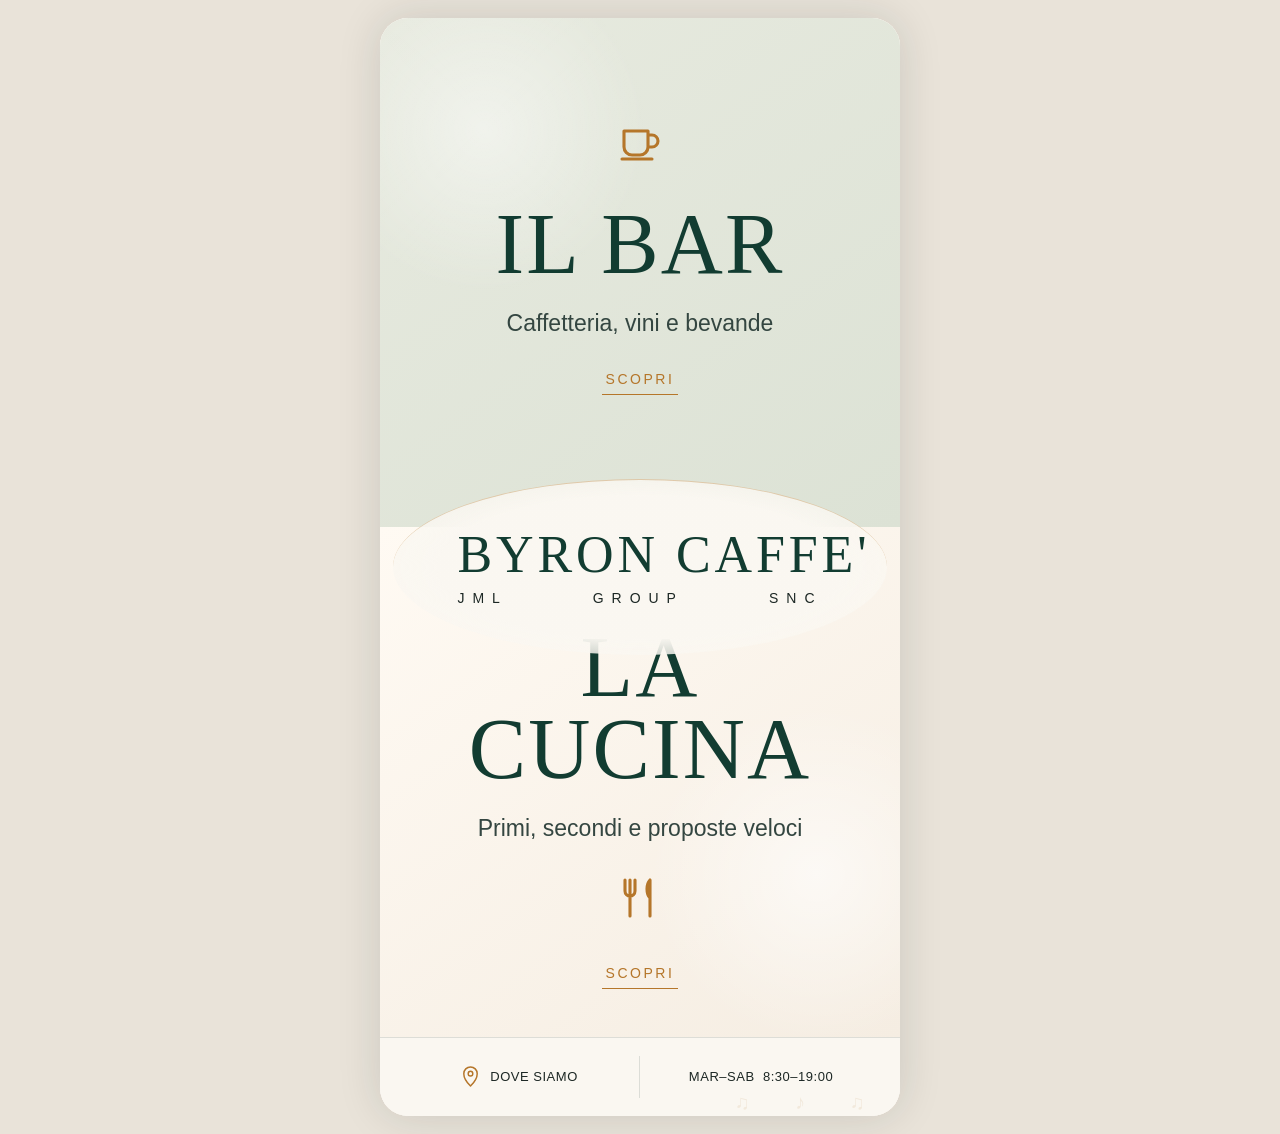
<file: index.html>
<!DOCTYPE html>
<html lang="it">
<head>
    <meta charset="UTF-8">
    <meta name="viewport" content="width=device-width, initial-scale=1, viewport-fit=cover">
    <meta name="theme-color" content="#f8f4ed">
    <meta name="description" content="Menù digitale BYRON CAFFE' — JML GROUP SNC">
    <title>BYRON CAFFE' | Menù</title>
    <link rel="stylesheet" href="style.css?v=20260821-secondi5">
</head>
<body>
    <div class="app-shell">
        <main id="home" class="view home-view" aria-live="polite"></main>
        <main id="section-menu" class="view hidden" aria-live="polite"></main>
        <main id="products" class="view hidden" aria-live="polite"></main>
        <main id="contact" class="view hidden" aria-live="polite"></main>
    </div>

    <div id="menu-overlay" class="menu-overlay hidden" aria-hidden="true">
        <button class="menu-backdrop" data-close-menu aria-label="Chiudi il menù"></button>
        <nav class="menu-drawer" aria-label="Navigazione principale">
            <button class="drawer-close" data-close-menu aria-label="Chiudi">×</button>
            <div class="drawer-brand">
                <strong>BYRON CAFFE'</strong>
                <span>JML GROUP SNC</span>
            </div>
            <button data-destination="home">HOME</button>
            <button data-destination="bar">IL BAR</button>
            <button data-destination="cucina">LA CUCINA</button>
            <button data-destination="dove-siamo">DOVE SIAMO</button>
        </nav>
    </div>

    <script src="script.js?v=20260821-secondi5"></script>
</body>
</html>
</file>
<file: style.css>
* {
    box-sizing: border-box;
    margin: 0;
    padding: 0;
}

:root {
    --ivory: #faf7f1;
    --ivory-deep: #f3ede3;
    --paper: #fffdf9;
    --forest: #123c31;
    --forest-soft: #31584c;
    --sage: #dfe4d7;
    --sage-deep: #cfd8c7;
    --champagne: #b5762a;
    --ink: #1c2724;
    --muted: #606965;
    --line: rgba(46, 67, 59, .14);
    --shadow: 0 8px 24px rgba(35, 48, 43, .10);
    --serif: Georgia, "Times New Roman", serif;
    --sans: Arial, Helvetica, sans-serif;
}

html {
    min-height: 100%;
    background: #e9e3d9;
    scroll-behavior: smooth;
}

body {
    min-height: 100vh;
    overflow-x: hidden;
    background: #e9e3d9;
    color: var(--ink);
    font-family: var(--serif);
    -webkit-font-smoothing: antialiased;
}

button,
a {
    color: inherit;
    font: inherit;
}

button {
    cursor: pointer;
}

a {
    text-decoration: none;
}

svg {
    width: 1em;
    height: 1em;
    overflow: visible;
    fill: none;
    stroke: currentColor;
    stroke-linecap: round;
    stroke-linejoin: round;
    stroke-width: 1.55;
}

.hidden {
    display: none !important;
}

.sr-only {
    position: absolute;
    width: 1px;
    height: 1px;
    overflow: hidden;
    clip: rect(0, 0, 0, 0);
    clip-path: inset(50%);
    white-space: nowrap;
}

.app-shell {
    width: 100%;
    max-width: 520px;
    min-height: 100svh;
    margin: 0 auto;
    background: var(--ivory);
    box-shadow: 0 0 44px rgba(24, 38, 33, .14);
}

.view {
    min-height: 100svh;
}

/* Brand testuale */

.brand {
    position: relative;
    display: flex;
    align-items: center;
    justify-content: center;
    min-height: 112px;
    padding: 24px 72px 18px 24px;
    background: rgba(250, 247, 241, .96);
}

.brand-lockup {
    width: min(100%, 335px);
    display: flex;
    flex-direction: column;
    align-items: stretch;
    color: var(--forest);
    text-align: center;
}

.brand-lockup strong {
    white-space: nowrap;
    font-family: var(--serif);
    font-size: clamp(28px, 7.2vw, 42px);
    font-weight: normal;
    line-height: 1;
    letter-spacing: .075em;
}

.brand-lockup span {
    display: block;
    margin-top: 10px;
    color: var(--ink);
    font-family: var(--sans);
    font-size: clamp(9px, 2.5vw, 13px);
    line-height: 1;
    letter-spacing: .57em;
    text-align: justify;
    text-align-last: justify;
    white-space: nowrap;
}

.menu-toggle {
    position: absolute;
    top: 50%;
    right: 24px;
    width: 40px;
    height: 40px;
    display: grid;
    align-content: center;
    gap: 6px;
    border: 0;
    background: transparent;
    transform: translateY(-50%);
}

.menu-toggle i {
    width: 28px;
    height: 1.5px;
    display: block;
    margin-left: auto;
    background: var(--champagne);
}

/* Home */

.home-view {
    position: relative;
    min-height: 100svh;
    display: grid;
    grid-template-rows: minmax(315px, 1fr) minmax(315px, 1fr) auto;
    overflow: hidden;
    background: var(--ivory);
}

.home-half {
    display: flex;
    flex-direction: column;
    align-items: center;
    justify-content: center;
    padding: 48px 26px;
    color: var(--forest);
    text-align: center;
    outline: none;
    transition: filter .2s ease;
}

.home-half:active {
    filter: brightness(.97);
}

.home-bar {
    padding-bottom: 82px;
    background:
        radial-gradient(circle at 20% 22%, rgba(255,255,255,.45), transparent 28%),
        linear-gradient(145deg, #e7eadf 0%, #dce2d5 100%);
}

.home-kitchen {
    padding-top: 100px;
    background:
        radial-gradient(circle at 84% 68%, rgba(255,255,255,.6), transparent 30%),
        linear-gradient(145deg, #fffaf3 0%, #f5ede2 100%);
}

.home-half h1 {
    font-size: clamp(56px, 15vw, 86px);
    font-weight: normal;
    line-height: .95;
    letter-spacing: .025em;
}

.home-half p {
    margin-top: 22px;
    color: #344641;
    font-family: var(--sans);
    font-size: clamp(17px, 4.7vw, 23px);
    line-height: 1.35;
}

.home-icon {
    margin-bottom: 28px;
    color: var(--champagne);
    font-size: 48px;
}

.home-kitchen .home-icon {
    order: 3;
    margin: 30px 0 0;
}

.home-cta {
    margin-top: 32px;
    border-bottom: 1px solid var(--champagne);
    padding: 0 4px 7px;
    color: var(--champagne);
    font-family: var(--sans);
    font-size: 14px;
    letter-spacing: .18em;
}

.home-kitchen .home-cta {
    order: 4;
}

.home-brand {
    position: absolute;
    z-index: 4;
    top: 50%;
    left: 50%;
    width: min(88%, 410px);
    transform: translate(-50%, -50%);
}

.home-brand::before {
    content: "";
    position: absolute;
    z-index: -1;
    inset: -40px -42px;
    border-top: 1px solid rgba(181, 118, 42, .35);
    border-radius: 50%;
    background: radial-gradient(ellipse at center, rgba(250,247,241,.99) 0 58%, rgba(250,247,241,.82) 72%, transparent 73%);
}

.home-brand .brand {
    min-height: 0;
    padding: 10px 20px;
    background: transparent;
}

.home-brand .brand-lockup {
    width: min(100%, 365px);
}

.home-brand .brand-lockup strong {
    font-size: clamp(36px, 9.4vw, 52px);
}

.home-brand .brand-lockup span {
    font-size: clamp(10px, 2.75vw, 14px);
}

.home-utility {
    position: relative;
    display: grid;
    grid-template-columns: 1fr 1fr;
    border-top: 1px solid var(--line);
    padding: 18px 18px calc(18px + env(safe-area-inset-bottom));
    background: var(--ivory);
    color: var(--ink);
    font-family: var(--sans);
    font-size: 13px;
}

.home-utility::after {
    content: "♫  ♪  ♫";
    position: absolute;
    right: 15px;
    bottom: 2px;
    color: rgba(181, 118, 42, .10);
    font-family: var(--serif);
    font-size: 20px;
    letter-spacing: 20px;
}

.home-utility button,
.utility-hours {
    min-height: 42px;
    display: flex;
    align-items: center;
    justify-content: center;
    gap: 8px;
    border: 0;
    background: transparent;
    letter-spacing: .04em;
}

.home-utility button {
    border-right: 1px solid var(--line);
}

.home-utility svg {
    color: var(--champagne);
    font-size: 23px;
}

/* Indici */

.index-page,
.products-page,
.contact-page {
    background: var(--ivory);
}

.section-intro {
    padding: 54px 24px 34px;
    text-align: center;
}

.section-icon {
    margin-bottom: 18px;
    color: var(--champagne);
    font-size: 46px;
}

.section-intro h1,
.category-heading h1 {
    color: var(--forest);
    font-size: clamp(45px, 12vw, 68px);
    font-weight: normal;
    line-height: 1;
    letter-spacing: .035em;
}

.section-intro p {
    margin-top: 14px;
    color: var(--muted);
    font-family: var(--sans);
    font-size: 17px;
}

.section-links {
    display: grid;
    gap: 12px;
    padding: 0 20px 38px;
}

.section-links button {
    min-height: 78px;
    display: flex;
    align-items: center;
    justify-content: space-between;
    border: 1px solid var(--line);
    border-radius: 20px;
    padding: 16px 20px;
    background: var(--paper);
    color: var(--forest);
    box-shadow: 0 5px 15px rgba(35, 48, 43, .06);
    text-align: left;
}

.section-links span {
    font-size: clamp(21px, 5.5vw, 29px);
}

.section-links i {
    color: var(--champagne);
    font-family: var(--sans);
    font-size: 28px;
    font-style: normal;
}

/* Categorie */

.category-tabs {
    display: flex;
    overflow-x: auto;
    border-top: 1px solid rgba(46, 67, 59, .06);
    border-bottom: 1px solid var(--line);
    padding: 0 14px;
    background: rgba(250, 247, 241, .97);
    scrollbar-width: none;
}

.category-tabs::-webkit-scrollbar {
    display: none;
}

.category-tabs button {
    position: relative;
    flex: 1 0 auto;
    border: 0;
    padding: 17px 14px 16px;
    background: transparent;
    color: #34413d;
    font-family: var(--sans);
    font-size: 12px;
    letter-spacing: .025em;
    white-space: nowrap;
}

.category-tabs button.active {
    color: var(--forest);
    font-weight: bold;
}

.category-tabs button.active::after {
    content: "";
    position: absolute;
    right: 12px;
    bottom: 0;
    left: 12px;
    height: 3px;
    background: var(--champagne);
}

.category-heading {
    padding: 34px 18px 30px;
    text-align: center;
}

.category-heading .ornament {
    width: min(72%, 260px);
    height: 1px;
    display: block;
    margin: 0 auto 27px;
    background: linear-gradient(90deg, transparent, rgba(181,118,42,.5), transparent);
}

.category-heading h1 {
    font-size: clamp(42px, 11vw, 64px);
}

.category-heading i {
    position: relative;
    width: 70px;
    height: 1px;
    display: block;
    margin: 24px auto 0;
    background: var(--champagne);
}

.category-heading i::after {
    content: "";
    position: absolute;
    top: 50%;
    left: 50%;
    width: 6px;
    height: 6px;
    border: 3px solid var(--ivory);
    background: var(--champagne);
    transform: translate(-50%, -50%) rotate(45deg);
}

.products-list {
    padding: 0 16px 26px;
}

/* Voci senza fotografie */

.text-products {
    display: grid;
    gap: 11px;
}

.text-product-card {
    min-height: 76px;
    display: flex;
    align-items: center;
    justify-content: space-between;
    gap: 18px;
    border: 1px solid rgba(46, 67, 59, .11);
    border-radius: 17px;
    padding: 17px 20px;
    background: rgba(255,253,249,.92);
    box-shadow: 0 5px 15px rgba(35, 48, 43, .06);
}

.text-product-card h2 {
    color: var(--ink);
    font-size: clamp(17px, 4.7vw, 22px);
    font-weight: normal;
    line-height: 1.2;
}

.text-product-card strong {
    flex: 0 0 auto;
    color: var(--ink);
    font-size: clamp(17px, 4.7vw, 22px);
    font-weight: normal;
    white-space: nowrap;
}

/* Card fotografiche */

.food-products,
.panini-list {
    display: grid;
    gap: 16px;
}

.food-card {
    position: relative;
    min-height: 270px;
    overflow: hidden;
    border: 1px solid rgba(46, 67, 59, .12);
    border-radius: 22px;
    background: var(--paper);
    box-shadow: var(--shadow);
    isolation: isolate;
}

.food-photo {
    position: absolute;
    z-index: 0;
    inset: 0 0 0 31%;
    overflow: hidden;
}

.food-photo img {
    width: 100%;
    height: 100%;
    display: block;
    object-fit: cover;
    object-position: center 66%;
}

.food-blur {
    display: none;
}

.food-fade {
    position: absolute;
    z-index: 1;
    inset: 0;
    background: linear-gradient(90deg, var(--paper) 0%, var(--paper) 35%, rgba(255,253,249,.97) 42%, rgba(255,253,249,.66) 50%, rgba(255,253,249,0) 61%);
    pointer-events: none;
}

.food-copy {
    position: relative;
    z-index: 2;
    width: 46%;
    min-height: 270px;
    display: flex;
    flex-direction: column;
    justify-content: center;
    padding: 24px 8px 24px 20px;
}

.food-copy h2 {
    color: var(--forest);
    font-size: clamp(22px, 6vw, 31px);
    font-weight: normal;
    line-height: 1.12;
    text-transform: uppercase;
}

.food-copy h2::after {
    content: "";
    width: 50px;
    height: 1px;
    display: block;
    margin-top: 17px;
    background: var(--champagne);
}

.food-copy p {
    margin-top: 16px;
    color: #3f4946;
    font-family: var(--sans);
    font-size: 13px;
    line-height: 1.45;
}

.food-copy strong {
    margin-top: 18px;
    color: var(--champagne);
    font-size: 20px;
    font-weight: normal;
}

.food-card.no-image {
    min-height: 110px;
}

.food-card.no-image .food-copy {
    width: 100%;
    min-height: 110px;
}

/* Secondi: card raster definitive, senza sovrapposizioni responsive */

.secondi-products {
    display: grid;
    gap: 18px;
}

.secondi-composite-card {
    position: relative;
    overflow: hidden;
    border: 1px solid rgba(46, 67, 59, .12);
    border-radius: 22px;
    background: var(--paper);
    box-shadow: var(--shadow);
}

.secondi-composite-card img {
    width: 100%;
    height: auto;
    display: block;
}

/* Panini */

.variants-card {
    margin: 0 16px 22px;
    border: 1px solid rgba(46, 67, 59, .12);
    border-radius: 20px;
    padding: 15px 20px 10px;
    background: var(--paper);
    box-shadow: 0 6px 18px rgba(35,48,43,.07);
    font-family: var(--sans);
}

.variants-card h2 {
    margin-bottom: 8px;
    color: var(--champagne);
    font-size: 14px;
    font-weight: normal;
    letter-spacing: .08em;
    text-align: center;
}

.variants-card div {
    min-height: 42px;
    display: flex;
    align-items: center;
    justify-content: space-between;
    gap: 15px;
    border-top: 1px solid rgba(181,118,42,.20);
    font-size: 13px;
}

.variants-card strong {
    font-weight: normal;
    text-align: right;
}

.panino-card {
    position: relative;
    min-height: 335px;
    overflow: hidden;
    border: 1px solid rgba(46, 67, 59, .12);
    border-radius: 22px;
    background: var(--paper);
    box-shadow: var(--shadow);
    isolation: isolate;
}

.panino-stage {
    position: absolute;
    z-index: 0;
    inset: 0 0 0 30%;
    overflow: hidden;
    background:
        repeating-linear-gradient(87deg, rgba(75,48,28,.14) 0 2px, transparent 2px 78px),
        linear-gradient(8deg, rgba(57,36,21,.12), transparent 35%),
        linear-gradient(90deg, #c39a6a 0%, #91643d 100%);
}

.panino-stage::before {
    content: "";
    position: absolute;
    z-index: 0;
    right: -5%;
    bottom: 7%;
    width: 88%;
    height: 45%;
    border: 7px solid #3e554e;
    border-radius: 50%;
    background:
        radial-gradient(circle at 50% 45%, rgba(255,255,255,.14) 0 1px, transparent 2px) 0 0/8px 8px,
        radial-gradient(ellipse, #728a80 0%, #587169 68%, #3b514a 100%);
    box-shadow: 0 12px 16px rgba(25,28,25,.24);
    transform: perspective(440px) rotateX(62deg);
}

.panino-stage img {
    position: absolute;
    z-index: 2;
    right: -3%;
    bottom: 12%;
    width: 89%;
    height: 72%;
    object-fit: contain;
    filter: drop-shadow(0 12px 9px rgba(31,25,19,.30));
}

.panino-fade {
    position: absolute;
    z-index: 1;
    inset: 0;
    background: linear-gradient(90deg, var(--paper) 0%, var(--paper) 37%, rgba(255,253,249,.97) 43%, rgba(255,253,249,.62) 50%, transparent 60%);
}

.panino-copy {
    position: relative;
    z-index: 3;
    width: 48%;
    min-height: 335px;
    display: flex;
    flex-direction: column;
    justify-content: center;
    padding: 22px 6px 22px 18px;
}

.panino-copy > span {
    color: var(--champagne);
    font-size: 11px;
    letter-spacing: .09em;
}

.panino-copy h2 {
    margin-top: 11px;
    color: var(--forest);
    font-size: clamp(22px, 5.8vw, 30px);
    font-weight: normal;
    line-height: 1.02;
}

.panino-copy em {
    margin-top: 13px;
    color: #303b37;
    font-size: 12px;
    line-height: 1.4;
}

.panino-copy i {
    width: 72px;
    height: 1px;
    display: block;
    margin: 16px 0;
    background: var(--champagne);
}

.panino-copy p {
    color: #303b37;
    font-size: 13px;
    line-height: 1.4;
}

.panino-copy strong {
    margin-top: 13px;
    color: var(--ink);
    font-size: 20px;
    font-weight: normal;
}

/* Nota fornitori */

.supplier-note {
    display: grid;
    grid-template-columns: auto 1fr;
    gap: 15px;
    margin: 0 16px 28px;
    border: 1px solid rgba(46, 67, 59, .12);
    border-radius: 22px;
    padding: 22px 20px;
    background: var(--paper);
    box-shadow: 0 5px 16px rgba(35,48,43,.06);
    text-align: center;
}

.quality-icon {
    width: 32px;
    height: 32px;
    display: grid;
    place-items: center;
    border: 1px solid var(--champagne);
    border-radius: 50%;
    color: var(--champagne);
    font-family: var(--sans);
}

.supplier-note h2 {
    color: var(--champagne);
    font-family: var(--sans);
    font-size: 14px;
    font-weight: normal;
    letter-spacing: .08em;
}

.supplier-note p {
    margin-top: 10px;
    color: #3f4946;
    font-family: var(--sans);
    font-size: 13px;
    line-height: 1.55;
}

/* Dove siamo */

.contact-page .view,
.contact-page #contact {
    padding-bottom: 0;
}

.contact-heading {
    padding-top: 24px;
}

.map-card,
.hours-card,
.group-locations {
    margin: 0 16px 24px;
    overflow: hidden;
    border: 1px solid rgba(46, 67, 59, .12);
    border-radius: 22px;
    background: var(--paper);
    box-shadow: var(--shadow);
}

.map-card {
    min-height: 245px;
    display: grid;
    grid-template-columns: 48% 52%;
}

.map-art {
    position: relative;
    overflow: hidden;
    background:
        linear-gradient(30deg, transparent 46%, rgba(255,255,255,.95) 47% 53%, transparent 54%),
        linear-gradient(110deg, transparent 43%, rgba(255,255,255,.95) 44% 51%, transparent 52%),
        linear-gradient(160deg, transparent 42%, rgba(255,255,255,.95) 43% 50%, transparent 51%),
        #dde3d6;
}

.map-art::after {
    content: "";
    position: absolute;
    inset: 16% 8%;
    border: 1px solid rgba(49,88,76,.18);
    transform: rotate(18deg);
}

.map-art span {
    position: absolute;
    z-index: 2;
    top: 48%;
    left: 50%;
    color: var(--forest);
    font-size: 53px;
    transform: translate(-50%, -50%);
}

.map-copy {
    display: flex;
    flex-direction: column;
    justify-content: center;
    padding: 22px;
}

.map-copy address {
    color: var(--forest);
    font-size: clamp(17px, 4.8vw, 23px);
    font-style: normal;
    line-height: 1.5;
}

.map-copy a {
    margin-top: 24px;
    border: 1px solid var(--champagne);
    border-radius: 10px;
    padding: 13px 8px;
    color: var(--champagne);
    font-family: var(--sans);
    font-size: 12px;
    letter-spacing: .08em;
    text-align: center;
}

.contact-section {
    margin: 0 16px 24px;
}

.contact-section > h2,
.hours-card > h2,
.group-locations > h2 {
    color: var(--forest);
    font-size: clamp(28px, 7.5vw, 38px);
    font-weight: normal;
    letter-spacing: .035em;
    text-align: center;
}

.contact-actions {
    display: grid;
    grid-template-columns: repeat(2, 1fr);
    gap: 10px;
    margin-top: 16px;
}

.contact-actions a {
    min-height: 112px;
    display: flex;
    flex-direction: column;
    align-items: center;
    justify-content: center;
    gap: 13px;
    border: 1px solid rgba(46, 67, 59, .12);
    border-radius: 18px;
    background: var(--paper);
    box-shadow: 0 5px 15px rgba(35,48,43,.06);
    font-family: var(--sans);
    font-size: 11px;
    letter-spacing: .05em;
}

.contact-actions svg {
    color: var(--champagne);
    font-size: 34px;
}

.hours-card,
.group-locations {
    padding: 22px 20px;
}

.hours-table {
    margin-top: 16px;
}

.hours-table div {
    min-height: 38px;
    display: flex;
    align-items: center;
    justify-content: space-between;
    gap: 18px;
    border-top: 1px solid var(--line);
    font-family: var(--sans);
    font-size: 13px;
}

.hours-table strong {
    font-weight: normal;
}

.group-locations > p {
    margin: 12px 0 16px;
    color: var(--muted);
    font-size: 14px;
    line-height: 1.45;
    text-align: center;
}

.group-locations > a {
    min-height: 48px;
    display: grid;
    grid-template-columns: 24px 1fr 14px;
    align-items: center;
    gap: 10px;
    border-top: 1px solid var(--line);
    color: #303b37;
    font-size: 13px;
}

.group-locations svg {
    color: var(--champagne);
    font-size: 22px;
}

.group-locations b {
    color: var(--champagne);
    font-family: var(--sans);
    font-size: 22px;
    font-weight: normal;
}

/* Navigazione inferiore */

.bottom-nav {
    position: sticky;
    z-index: 20;
    bottom: 0;
    display: grid;
    grid-template-columns: repeat(4, 1fr);
    border-top: 1px solid var(--line);
    padding: 10px 4px calc(9px + env(safe-area-inset-bottom));
    background: rgba(250,247,241,.96);
    box-shadow: 0 -8px 18px rgba(35,48,43,.05);
    backdrop-filter: blur(12px);
}

.bottom-nav button {
    min-height: 54px;
    display: flex;
    flex-direction: column;
    align-items: center;
    justify-content: center;
    gap: 5px;
    border: 0;
    border-left: 1px solid var(--line);
    background: transparent;
    color: #27332f;
    font-family: var(--sans);
    font-size: 9px;
}

.bottom-nav button:first-child {
    border-left: 0;
}

.bottom-nav button.active {
    color: var(--champagne);
}

.bottom-nav svg {
    font-size: 25px;
}

/* Drawer */

.menu-overlay {
    position: fixed;
    z-index: 100;
    inset: 0;
}

.menu-backdrop {
    position: absolute;
    inset: 0;
    width: 100%;
    border: 0;
    background: rgba(16,31,26,.45);
    backdrop-filter: blur(4px);
}

.menu-drawer {
    position: absolute;
    top: 0;
    right: 0;
    width: min(84vw, 360px);
    height: 100%;
    display: flex;
    flex-direction: column;
    padding: 82px 28px 28px;
    background: var(--ivory);
    box-shadow: -12px 0 34px rgba(20,35,30,.18);
}

.drawer-close {
    position: absolute;
    top: 22px;
    right: 24px;
    border: 0;
    background: transparent;
    color: var(--champagne);
    font-family: var(--sans);
    font-size: 36px;
    font-weight: 200;
}

.drawer-brand {
    display: flex;
    flex-direction: column;
    margin-bottom: 34px;
    color: var(--forest);
}

.drawer-brand strong {
    font-size: 28px;
    font-weight: normal;
}

.drawer-brand span {
    margin-top: 8px;
    font-family: var(--sans);
    font-size: 9px;
    letter-spacing: .34em;
}

.menu-drawer > button:not(.drawer-close) {
    min-height: 62px;
    border: 0;
    border-top: 1px solid var(--line);
    background: transparent;
    color: var(--forest);
    font-size: 22px;
    text-align: left;
}

.menu-open {
    overflow: hidden;
}

.load-error {
    min-height: 100svh;
    display: grid;
    place-content: center;
    gap: 14px;
    padding: 30px;
    color: var(--forest);
    text-align: center;
}

.load-error h1 {
    font-size: 42px;
    font-weight: normal;
}

.load-error p {
    font-family: var(--sans);
    line-height: 1.5;
}

@media (min-width: 521px) {
    body {
        padding: 18px 0;
    }

    .app-shell {
        overflow: hidden;
        border-radius: 28px;
    }
}

@media (max-width: 390px) {
    .brand {
        min-height: 100px;
        padding-right: 58px;
        padding-left: 14px;
    }

    .brand-lockup strong {
        font-size: 26px;
    }

    .brand-lockup span {
        font-size: 8px;
    }

    .menu-toggle {
        right: 14px;
    }

    .category-tabs button {
        padding-right: 11px;
        padding-left: 11px;
        font-size: 11px;
    }

    .food-card,
    .food-copy {
        min-height: 250px;
    }

    .food-copy {
        width: 47%;
        padding-left: 16px;
    }

    .food-copy h2 {
        font-size: 21px;
    }

    .panino-card,
    .panino-copy {
        min-height: 350px;
    }

    .panino-copy {
        width: 49%;
        padding-left: 15px;
    }

    .panino-copy h2 {
        font-size: 21px;
    }

    .panino-copy em {
        font-size: 11px;
    }

    .panino-copy p {
        font-size: 12px;
    }

    .supplier-note {
        grid-template-columns: 1fr;
    }

    .quality-icon {
        margin: 0 auto;
    }

    .map-card {
        grid-template-columns: 43% 57%;
    }

    .map-copy {
        padding: 18px 14px;
    }

    .contact-actions a {
        min-height: 100px;
        font-size: 9px;
    }
}

@media (max-height: 720px) and (max-width: 520px) {
    .home-view {
        grid-template-rows: minmax(280px, 1fr) minmax(280px, 1fr) auto;
    }

    .home-half {
        padding-top: 35px;
        padding-bottom: 35px;
    }

    .home-bar {
        padding-bottom: 65px;
    }

    .home-kitchen {
        padding-top: 78px;
    }

    .home-half h1 {
        font-size: 56px;
    }

    .home-half p {
        margin-top: 14px;
        font-size: 16px;
    }

    .home-icon {
        margin-bottom: 16px;
        font-size: 38px;
    }

    .home-cta {
        margin-top: 20px;
    }
}
</file>
